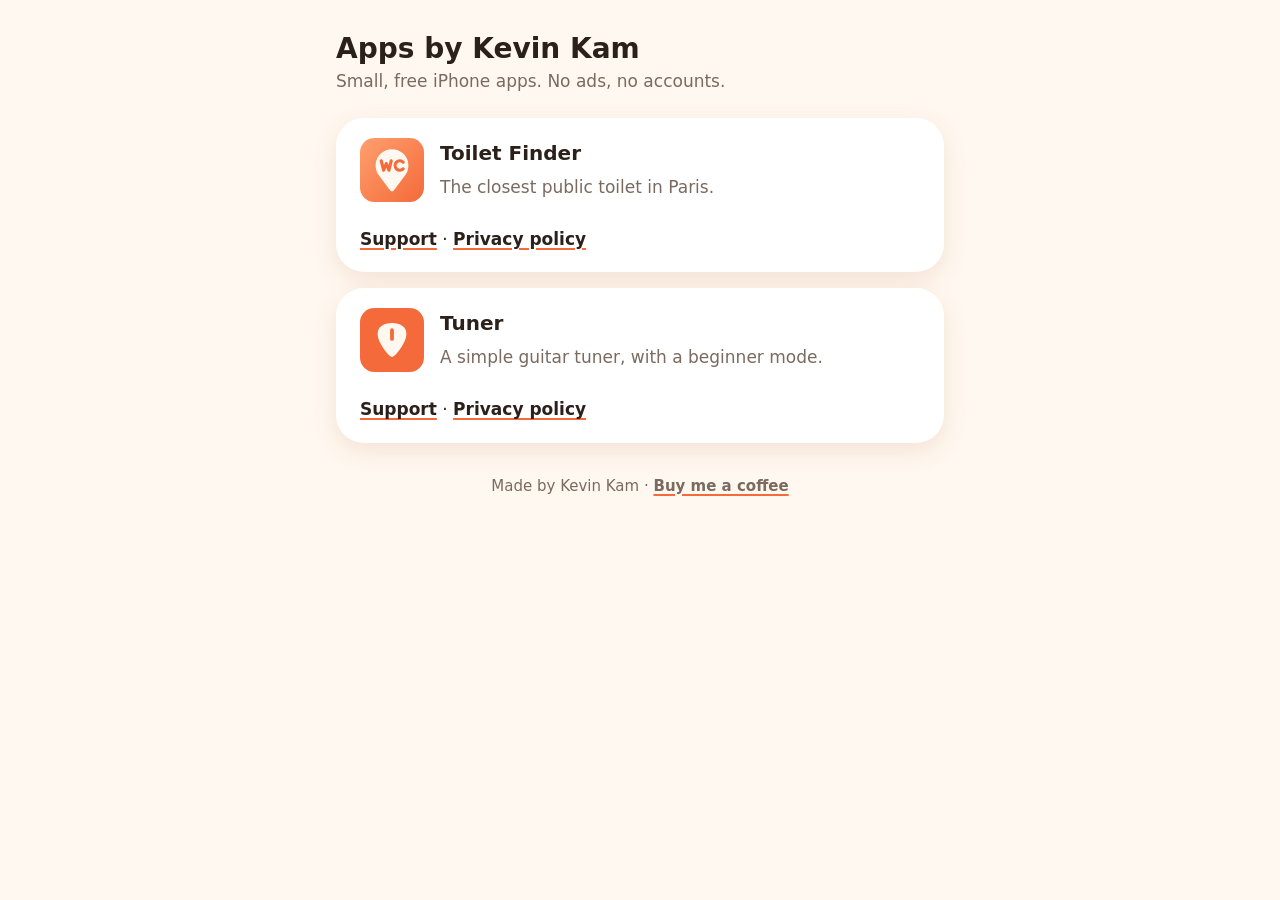
<file: index.html>
<!doctype html>
<html lang="en">
<head>
  <meta charset="utf-8">
  <meta name="viewport" content="width=device-width, initial-scale=1">
  <title>Apps by Kevin Kam</title>
  <meta name="description" content="Small, free iPhone apps by Kevin Kam.">
  <link rel="stylesheet" href="/assets/site.css">
</head>
<body>
<main>
  <header>
    <div>
      <h1>Apps by Kevin Kam</h1>
      <p class="subtitle">Small, free iPhone apps. No ads, no accounts.</p>
    </div>
  </header>

  <section class="card">
    <header>
      <img class="icon" src="/toiletfinder/icon.svg" alt="">
      <div>
        <h2>Toilet Finder</h2>
        <p class="subtitle">The closest public toilet in Paris.</p>
      </div>
    </header>
    <p><a href="/toiletfinder/support/">Support</a> · <a href="/toiletfinder/privacy/">Privacy policy</a></p>
  </section>

  <section class="card">
    <header>
      <img class="icon" src="/guitartuner/icon.svg" alt="">
      <div>
        <h2>Tuner</h2>
        <p class="subtitle">A simple guitar tuner, with a beginner mode.</p>
      </div>
    </header>
    <p><a href="/guitartuner/support/">Support</a> · <a href="/guitartuner/privacy/">Privacy policy</a></p>
  </section>

  <footer>
    <p>Made by Kevin Kam · <a href="https://buymeacoffee.com/kkam">Buy me a coffee</a></p>
  </footer>
</main>
</body>
</html>
</file>
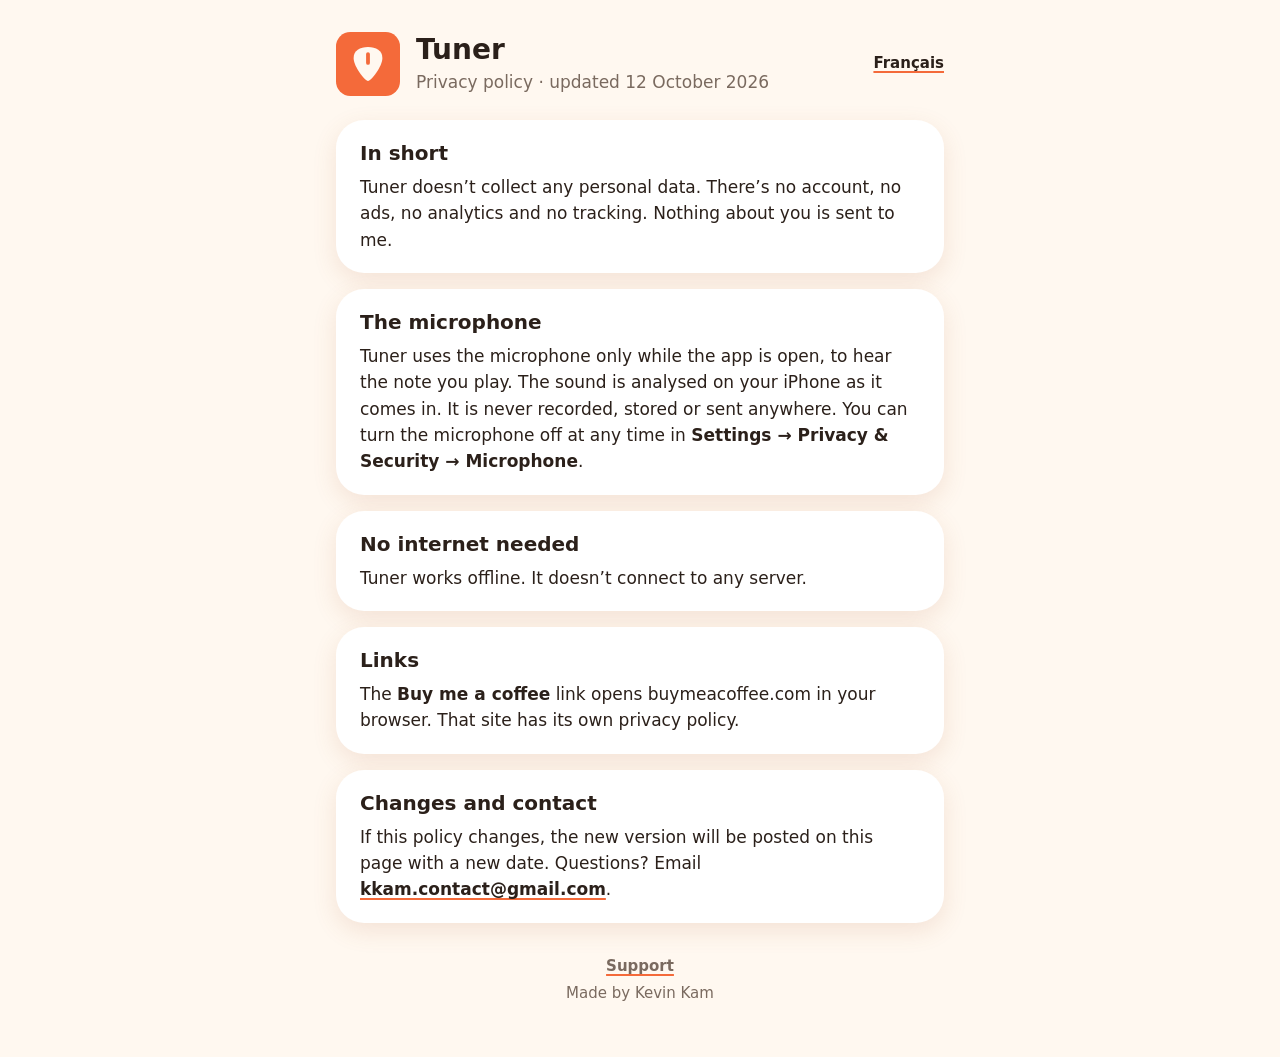
<file: guitartuner/privacy/index.html>
<!doctype html>
<html lang="en">
<head>
  <meta charset="utf-8">
  <meta name="viewport" content="width=device-width, initial-scale=1">
  <title>Tuner – Privacy policy</title>
  <meta name="description" content="Tuner doesn’t collect any personal data. Sound is analysed on your iPhone and never recorded.">
  <link rel="icon" href="/guitartuner/icon.svg">
  <link rel="stylesheet" href="/assets/site.css">
  <link rel="alternate" hreflang="fr" href="/guitartuner/fr/privacy/">
</head>
<body>
<main>
  <header>
    <img class="icon" src="/guitartuner/icon.svg" alt="">
    <div>
      <h1>Tuner</h1>
      <p class="subtitle">Privacy policy · updated 12 October 2026</p>
    </div>
    <a class="lang" href="/guitartuner/fr/privacy/" hreflang="fr" lang="fr">Français</a>
  </header>

  <section class="card">
    <h2>In short</h2>
    <p>Tuner doesn’t collect any personal data. There’s no account, no ads, no analytics and no tracking. Nothing about you is sent to me.</p>
  </section>

  <section class="card">
    <h2>The microphone</h2>
    <p>Tuner uses the microphone only while the app is open, to hear the note you play. The sound is analysed on your iPhone as it comes in. It is never recorded, stored or sent anywhere. You can turn the microphone off at any time in <strong>Settings → Privacy &amp; Security → Microphone</strong>.</p>
  </section>

  <section class="card">
    <h2>No internet needed</h2>
    <p>Tuner works offline. It doesn’t connect to any server.</p>
  </section>

  <section class="card">
    <h2>Links</h2>
    <p>The <strong>Buy me a coffee</strong> link opens buymeacoffee.com in your browser. That site has its own privacy policy.</p>
  </section>

  <section class="card">
    <h2>Changes and contact</h2>
    <p>If this policy changes, the new version will be posted on this page with a new date. Questions? Email <a href="mailto:kkam.contact@gmail.com?subject=Tuner%20privacy">kkam.contact@gmail.com</a>.</p>
  </section>

  <footer>
    <p><a href="/guitartuner/support/">Support</a></p>
    <p>Made by Kevin Kam</p>
  </footer>
</main>
</body>
</html>
</file>
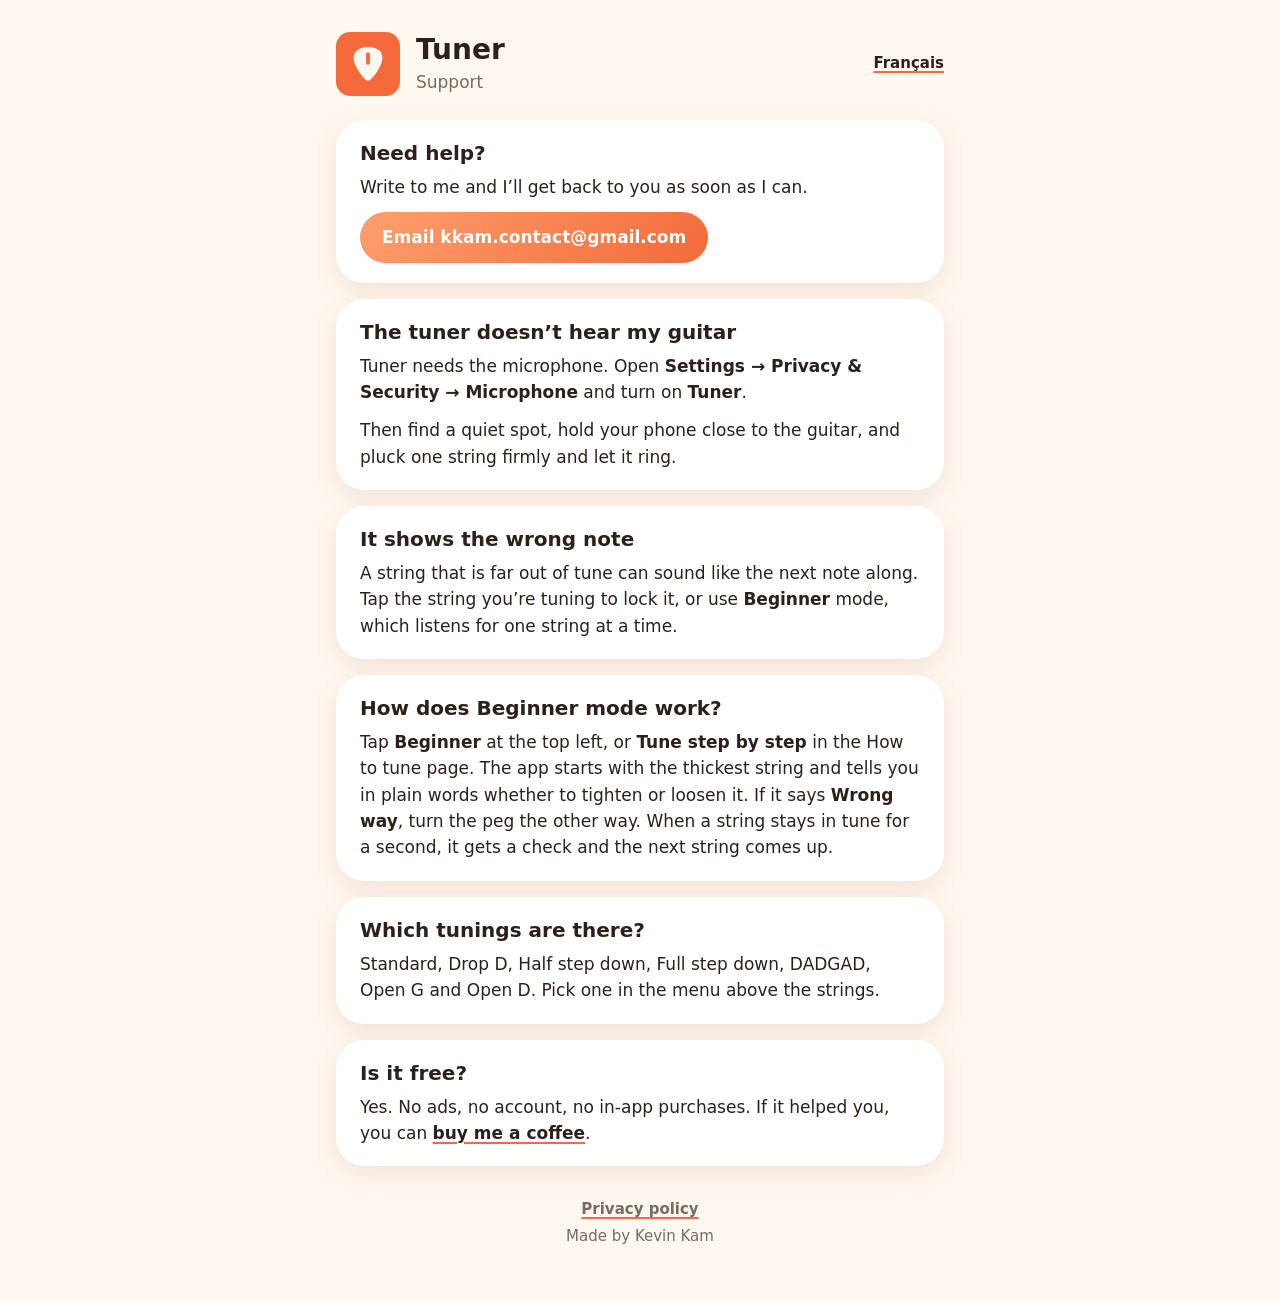
<file: guitartuner/support/index.html>
<!doctype html>
<html lang="en">
<head>
  <meta charset="utf-8">
  <meta name="viewport" content="width=device-width, initial-scale=1">
  <title>Tuner – Support</title>
  <meta name="description" content="Help and contact for Tuner, the simple guitar tuner for iPhone, with a beginner mode.">
  <link rel="icon" href="/guitartuner/icon.svg">
  <link rel="stylesheet" href="/assets/site.css">
  <link rel="alternate" hreflang="fr" href="/guitartuner/fr/support/">
</head>
<body>
<main>
  <header>
    <img class="icon" src="/guitartuner/icon.svg" alt="">
    <div>
      <h1>Tuner</h1>
      <p class="subtitle">Support</p>
    </div>
    <a class="lang" href="/guitartuner/fr/support/" hreflang="fr" lang="fr">Français</a>
  </header>

  <section class="card">
    <h2>Need help?</h2>
    <p>Write to me and I’ll get back to you as soon as I can.</p>
    <p><a class="button" href="mailto:kkam.contact@gmail.com?subject=Tuner">Email kkam.contact@gmail.com</a></p>
  </section>

  <section class="card">
    <h2>The tuner doesn’t hear my guitar</h2>
    <p>Tuner needs the microphone. Open <strong>Settings → Privacy &amp; Security → Microphone</strong> and turn on <strong>Tuner</strong>.</p>
    <p>Then find a quiet spot, hold your phone close to the guitar, and pluck one string firmly and let it ring.</p>
  </section>

  <section class="card">
    <h2>It shows the wrong note</h2>
    <p>A string that is far out of tune can sound like the next note along. Tap the string you’re tuning to lock it, or use <strong>Beginner</strong> mode, which listens for one string at a time.</p>
  </section>

  <section class="card">
    <h2>How does Beginner mode work?</h2>
    <p>Tap <strong>Beginner</strong> at the top left, or <strong>Tune step by step</strong> in the How to tune page. The app starts with the thickest string and tells you in plain words whether to tighten or loosen it. If it says <strong>Wrong way</strong>, turn the peg the other way. When a string stays in tune for a second, it gets a check and the next string comes up.</p>
  </section>

  <section class="card">
    <h2>Which tunings are there?</h2>
    <p>Standard, Drop D, Half step down, Full step down, DADGAD, Open G and Open D. Pick one in the menu above the strings.</p>
  </section>

  <section class="card">
    <h2>Is it free?</h2>
    <p>Yes. No ads, no account, no in-app purchases. If it helped you, you can <a href="https://buymeacoffee.com/kkam">buy me a coffee</a>.</p>
  </section>

  <footer>
    <p><a href="/guitartuner/privacy/">Privacy policy</a></p>
    <p>Made by Kevin Kam</p>
  </footer>
</main>
</body>
</html>
</file>
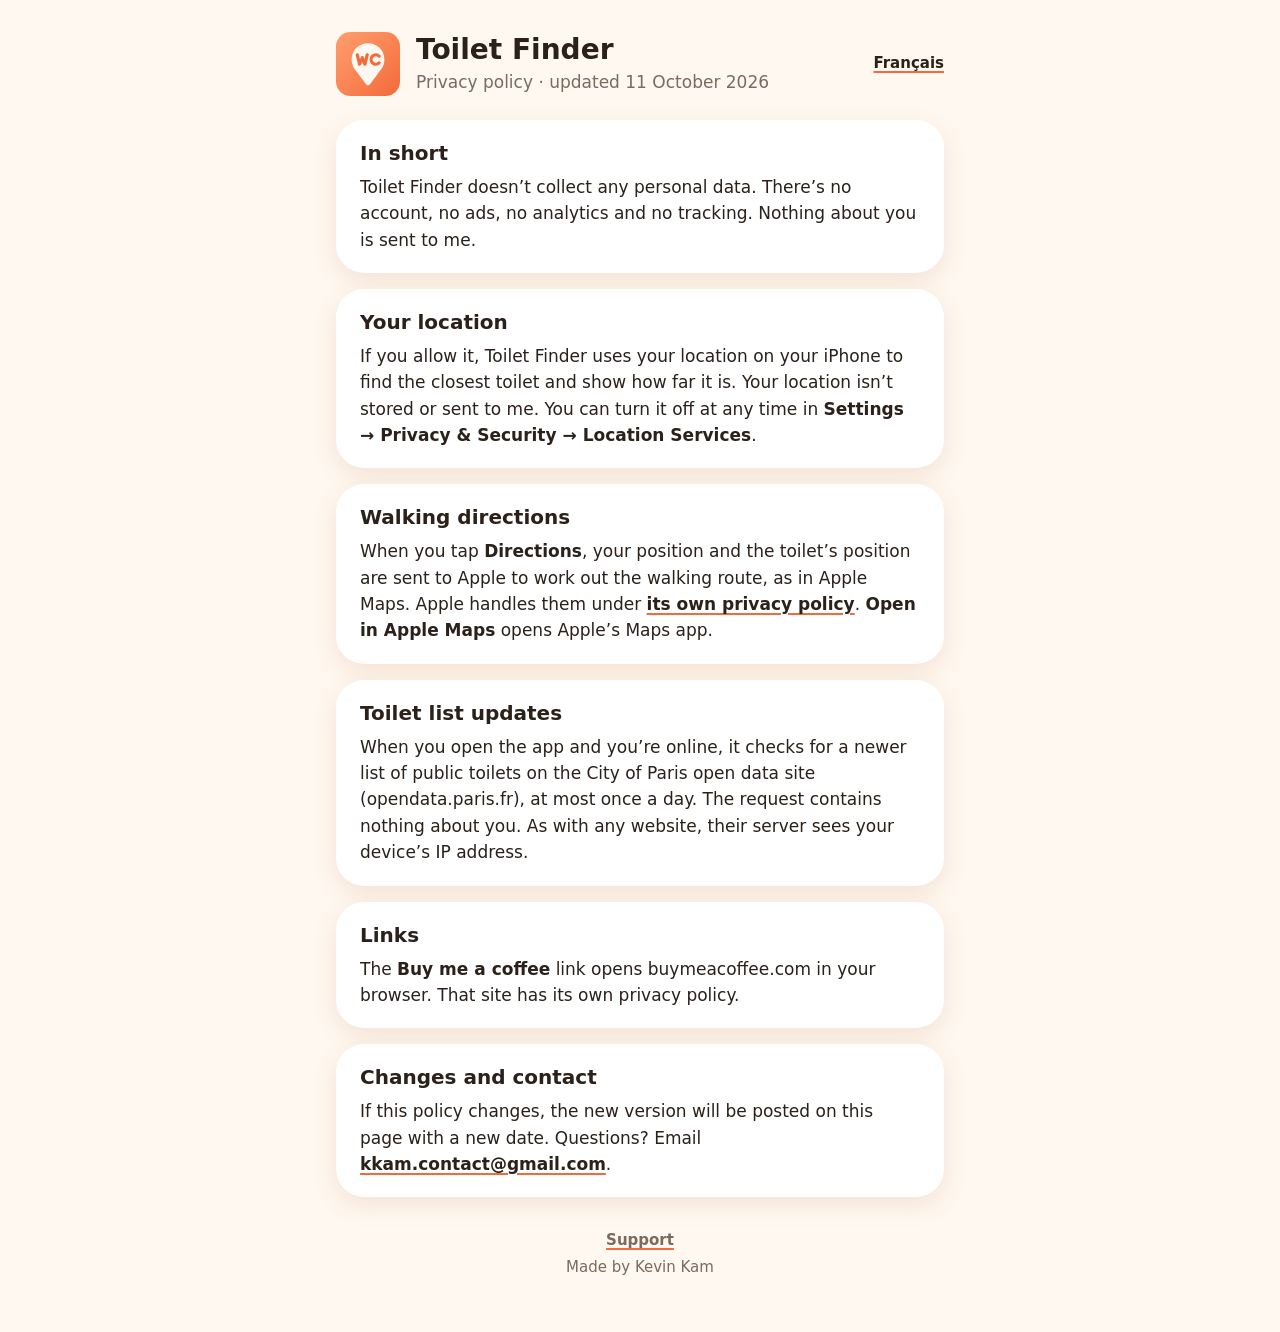
<file: toiletfinder/privacy/index.html>
<!doctype html>
<html lang="en">
<head>
  <meta charset="utf-8">
  <meta name="viewport" content="width=device-width, initial-scale=1">
  <title>Toilet Finder – Privacy policy</title>
  <meta name="description" content="Toilet Finder doesn’t collect any personal data.">
  <link rel="icon" href="/toiletfinder/icon.svg">
  <link rel="stylesheet" href="/assets/site.css">
  <link rel="alternate" hreflang="fr" href="/toiletfinder/fr/privacy/">
</head>
<body>
<main>
  <header>
    <img class="icon" src="/toiletfinder/icon.svg" alt="">
    <div>
      <h1>Toilet Finder</h1>
      <p class="subtitle">Privacy policy · updated 11 October 2026</p>
    </div>
    <a class="lang" href="/toiletfinder/fr/privacy/" hreflang="fr" lang="fr">Français</a>
  </header>

  <section class="card">
    <h2>In short</h2>
    <p>Toilet Finder doesn’t collect any personal data. There’s no account, no ads, no analytics and no tracking. Nothing about you is sent to me.</p>
  </section>

  <section class="card">
    <h2>Your location</h2>
    <p>If you allow it, Toilet Finder uses your location on your iPhone to find the closest toilet and show how far it is. Your location isn’t stored or sent to me. You can turn it off at any time in <strong>Settings → Privacy &amp; Security → Location Services</strong>.</p>
  </section>

  <section class="card">
    <h2>Walking directions</h2>
    <p>When you tap <strong>Directions</strong>, your position and the toilet’s position are sent to Apple to work out the walking route, as in Apple Maps. Apple handles them under <a href="https://www.apple.com/legal/privacy/">its own privacy policy</a>. <strong>Open in Apple Maps</strong> opens Apple’s Maps app.</p>
  </section>

  <section class="card">
    <h2>Toilet list updates</h2>
    <p>When you open the app and you’re online, it checks for a newer list of public toilets on the City of Paris open data site (opendata.paris.fr), at most once a day. The request contains nothing about you. As with any website, their server sees your device’s IP address.</p>
  </section>

  <section class="card">
    <h2>Links</h2>
    <p>The <strong>Buy me a coffee</strong> link opens buymeacoffee.com in your browser. That site has its own privacy policy.</p>
  </section>

  <section class="card">
    <h2>Changes and contact</h2>
    <p>If this policy changes, the new version will be posted on this page with a new date. Questions? Email <a href="mailto:kkam.contact@gmail.com?subject=Toilet%20Finder%20privacy">kkam.contact@gmail.com</a>.</p>
  </section>

  <footer>
    <p><a href="/toiletfinder/support/">Support</a></p>
    <p>Made by Kevin Kam</p>
  </footer>
</main>
</body>
</html>
</file>
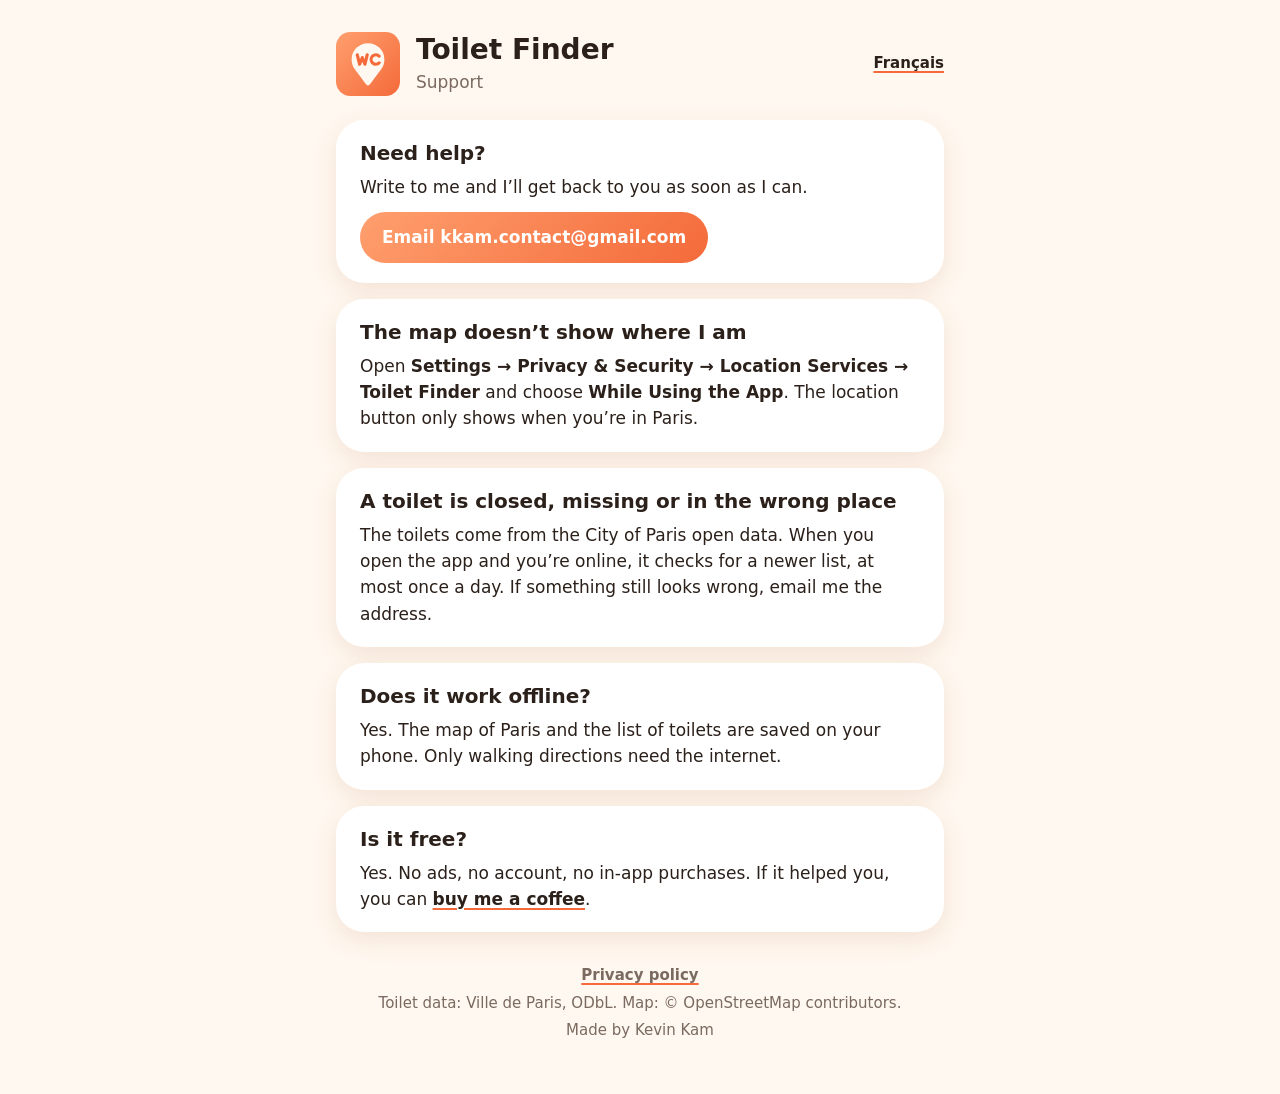
<file: toiletfinder/support/index.html>
<!doctype html>
<html lang="en">
<head>
  <meta charset="utf-8">
  <meta name="viewport" content="width=device-width, initial-scale=1">
  <title>Toilet Finder – Support</title>
  <meta name="description" content="Help and contact for Toilet Finder, the app that finds the closest public toilet in Paris.">
  <link rel="icon" href="/toiletfinder/icon.svg">
  <link rel="stylesheet" href="/assets/site.css">
  <link rel="alternate" hreflang="fr" href="/toiletfinder/fr/support/">
</head>
<body>
<main>
  <header>
    <img class="icon" src="/toiletfinder/icon.svg" alt="">
    <div>
      <h1>Toilet Finder</h1>
      <p class="subtitle">Support</p>
    </div>
    <a class="lang" href="/toiletfinder/fr/support/" hreflang="fr" lang="fr">Français</a>
  </header>

  <section class="card">
    <h2>Need help?</h2>
    <p>Write to me and I’ll get back to you as soon as I can.</p>
    <p><a class="button" href="mailto:kkam.contact@gmail.com?subject=Toilet%20Finder">Email kkam.contact@gmail.com</a></p>
  </section>

  <section class="card">
    <h2>The map doesn’t show where I am</h2>
    <p>Open <strong>Settings → Privacy &amp; Security → Location Services → Toilet Finder</strong> and choose <strong>While Using the App</strong>. The location button only shows when you’re in Paris.</p>
  </section>

  <section class="card">
    <h2>A toilet is closed, missing or in the wrong place</h2>
    <p>The toilets come from the City of Paris open data. When you open the app and you’re online, it checks for a newer list, at most once a day. If something still looks wrong, email me the address.</p>
  </section>

  <section class="card">
    <h2>Does it work offline?</h2>
    <p>Yes. The map of Paris and the list of toilets are saved on your phone. Only walking directions need the internet.</p>
  </section>

  <section class="card">
    <h2>Is it free?</h2>
    <p>Yes. No ads, no account, no in-app purchases. If it helped you, you can <a href="https://buymeacoffee.com/kkam">buy me a coffee</a>.</p>
  </section>

  <footer>
    <p><a href="/toiletfinder/privacy/">Privacy policy</a></p>
    <p>Toilet data: Ville de Paris, ODbL. Map: © OpenStreetMap contributors.</p>
    <p>Made by Kevin Kam</p>
  </footer>
</main>
</body>
</html>
</file>
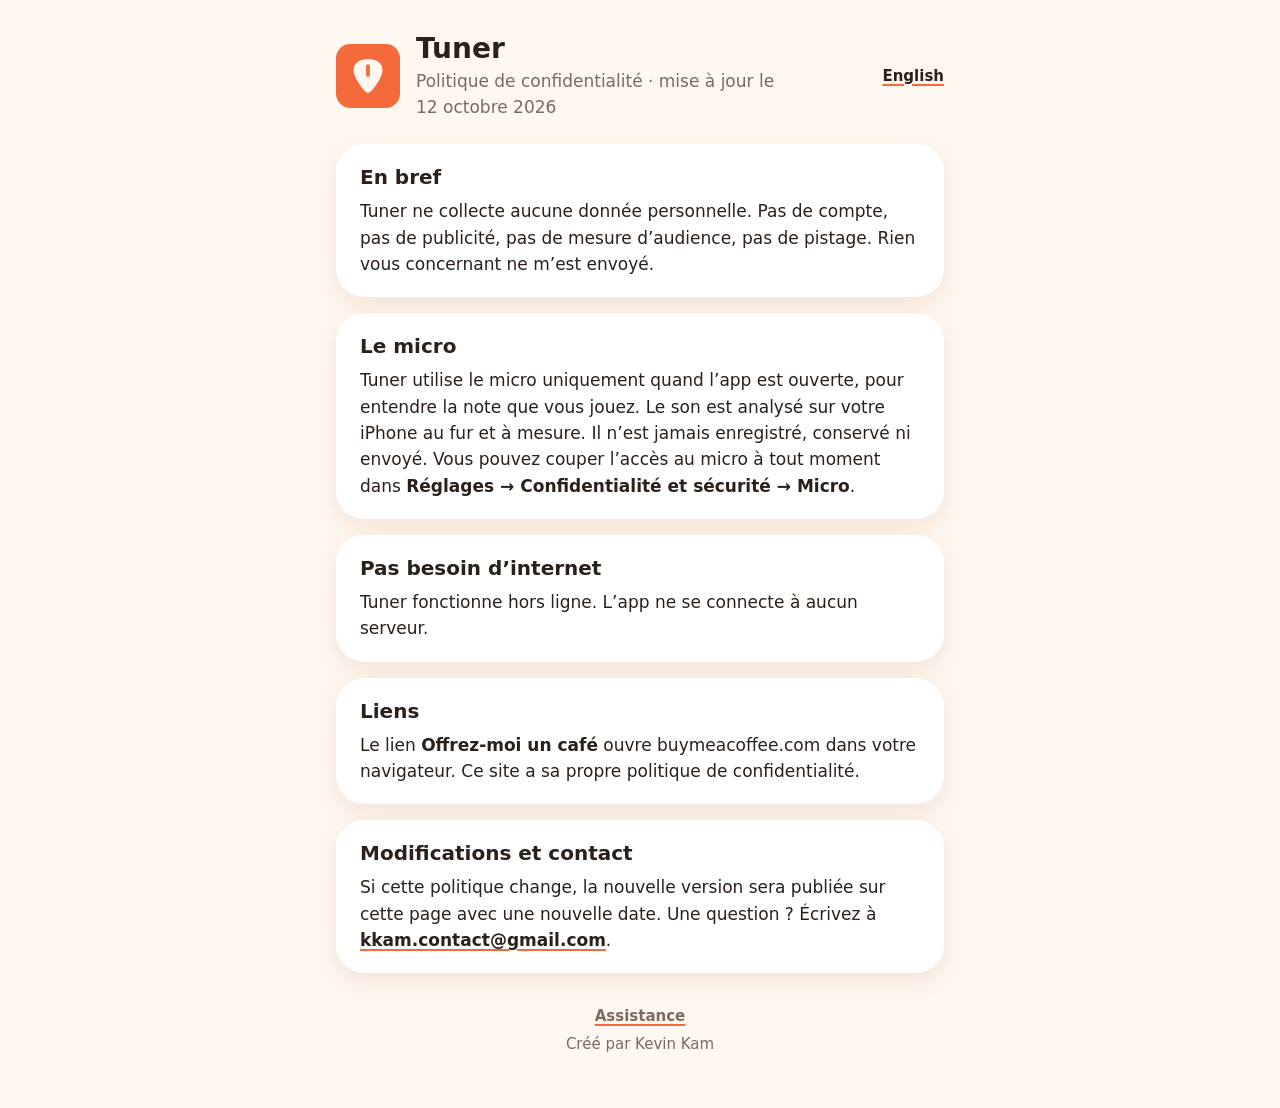
<file: guitartuner/fr/privacy/index.html>
<!doctype html>
<html lang="fr">
<head>
  <meta charset="utf-8">
  <meta name="viewport" content="width=device-width, initial-scale=1">
  <title>Tuner – Politique de confidentialité</title>
  <meta name="description" content="Tuner ne collecte aucune donnée personnelle. Le son est analysé sur votre iPhone et jamais enregistré.">
  <link rel="icon" href="/guitartuner/icon.svg">
  <link rel="stylesheet" href="/assets/site.css">
  <link rel="alternate" hreflang="en" href="/guitartuner/privacy/">
</head>
<body>
<main>
  <header>
    <img class="icon" src="/guitartuner/icon.svg" alt="">
    <div>
      <h1>Tuner</h1>
      <p class="subtitle">Politique de confidentialité · mise à jour le 12&nbsp;octobre 2026</p>
    </div>
    <a class="lang" href="/guitartuner/privacy/" hreflang="en" lang="en">English</a>
  </header>

  <section class="card">
    <h2>En bref</h2>
    <p>Tuner ne collecte aucune donnée personnelle. Pas de compte, pas de publicité, pas de mesure d’audience, pas de pistage. Rien vous concernant ne m’est envoyé.</p>
  </section>

  <section class="card">
    <h2>Le micro</h2>
    <p>Tuner utilise le micro uniquement quand l’app est ouverte, pour entendre la note que vous jouez. Le son est analysé sur votre iPhone au fur et à mesure. Il n’est jamais enregistré, conservé ni envoyé. Vous pouvez couper l’accès au micro à tout moment dans <strong>Réglages → Confidentialité et sécurité → Micro</strong>.</p>
  </section>

  <section class="card">
    <h2>Pas besoin d’internet</h2>
    <p>Tuner fonctionne hors ligne. L’app ne se connecte à aucun serveur.</p>
  </section>

  <section class="card">
    <h2>Liens</h2>
    <p>Le lien <strong>Offrez-moi un café</strong> ouvre buymeacoffee.com dans votre navigateur. Ce site a sa propre politique de confidentialité.</p>
  </section>

  <section class="card">
    <h2>Modifications et contact</h2>
    <p>Si cette politique change, la nouvelle version sera publiée sur cette page avec une nouvelle date. Une question&nbsp;? Écrivez à <a href="mailto:kkam.contact@gmail.com?subject=Tuner%20confidentialit%C3%A9">kkam.contact@gmail.com</a>.</p>
  </section>

  <footer>
    <p><a href="/guitartuner/fr/support/">Assistance</a></p>
    <p>Créé par Kevin Kam</p>
  </footer>
</main>
</body>
</html>
</file>
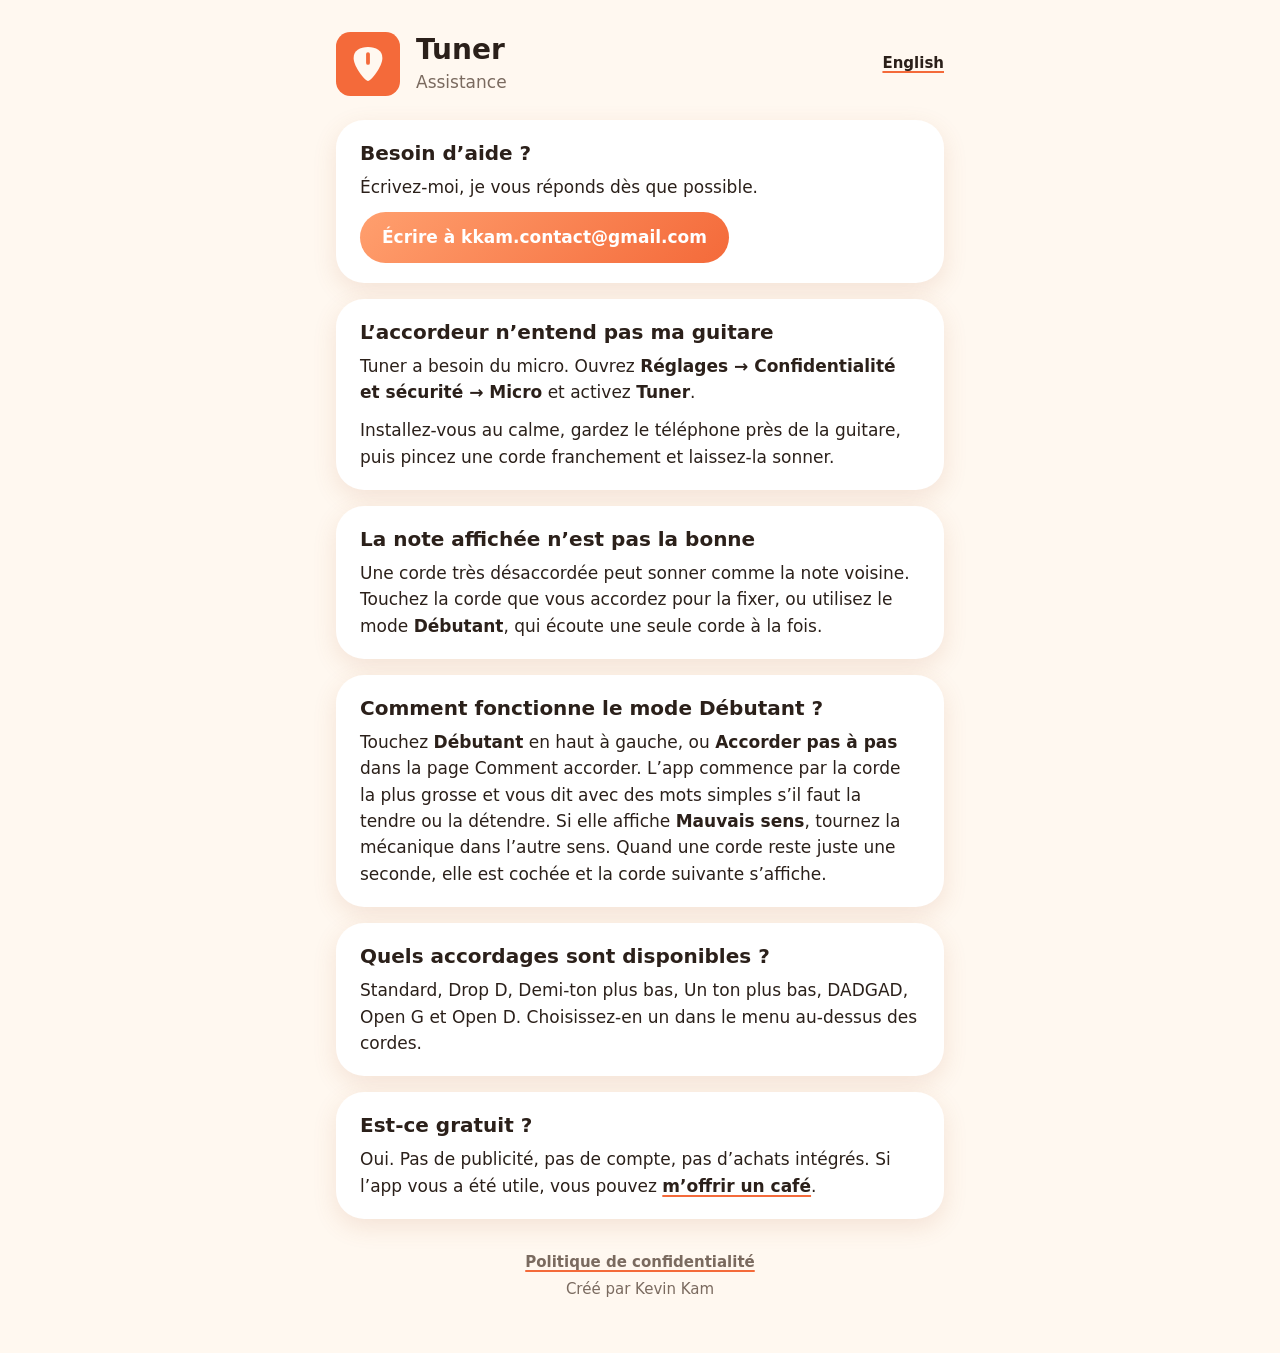
<file: guitartuner/fr/support/index.html>
<!doctype html>
<html lang="fr">
<head>
  <meta charset="utf-8">
  <meta name="viewport" content="width=device-width, initial-scale=1">
  <title>Tuner – Assistance</title>
  <meta name="description" content="Aide et contact pour Tuner, l’accordeur de guitare simple pour iPhone, avec un mode débutant.">
  <link rel="icon" href="/guitartuner/icon.svg">
  <link rel="stylesheet" href="/assets/site.css">
  <link rel="alternate" hreflang="en" href="/guitartuner/support/">
</head>
<body>
<main>
  <header>
    <img class="icon" src="/guitartuner/icon.svg" alt="">
    <div>
      <h1>Tuner</h1>
      <p class="subtitle">Assistance</p>
    </div>
    <a class="lang" href="/guitartuner/support/" hreflang="en" lang="en">English</a>
  </header>

  <section class="card">
    <h2>Besoin d’aide&nbsp;?</h2>
    <p>Écrivez-moi, je vous réponds dès que possible.</p>
    <p><a class="button" href="mailto:kkam.contact@gmail.com?subject=Tuner">Écrire à kkam.contact@gmail.com</a></p>
  </section>

  <section class="card">
    <h2>L’accordeur n’entend pas ma guitare</h2>
    <p>Tuner a besoin du micro. Ouvrez <strong>Réglages → Confidentialité et sécurité → Micro</strong> et activez <strong>Tuner</strong>.</p>
    <p>Installez-vous au calme, gardez le téléphone près de la guitare, puis pincez une corde franchement et laissez-la sonner.</p>
  </section>

  <section class="card">
    <h2>La note affichée n’est pas la bonne</h2>
    <p>Une corde très désaccordée peut sonner comme la note voisine. Touchez la corde que vous accordez pour la fixer, ou utilisez le mode <strong>Débutant</strong>, qui écoute une seule corde à la fois.</p>
  </section>

  <section class="card">
    <h2>Comment fonctionne le mode Débutant&nbsp;?</h2>
    <p>Touchez <strong>Débutant</strong> en haut à gauche, ou <strong>Accorder pas à pas</strong> dans la page Comment accorder. L’app commence par la corde la plus grosse et vous dit avec des mots simples s’il faut la tendre ou la détendre. Si elle affiche <strong>Mauvais sens</strong>, tournez la mécanique dans l’autre sens. Quand une corde reste juste une seconde, elle est cochée et la corde suivante s’affiche.</p>
  </section>

  <section class="card">
    <h2>Quels accordages sont disponibles&nbsp;?</h2>
    <p>Standard, Drop D, Demi-ton plus bas, Un ton plus bas, DADGAD, Open G et Open D. Choisissez-en un dans le menu au-dessus des cordes.</p>
  </section>

  <section class="card">
    <h2>Est-ce gratuit&nbsp;?</h2>
    <p>Oui. Pas de publicité, pas de compte, pas d’achats intégrés. Si l’app vous a été utile, vous pouvez <a href="https://buymeacoffee.com/kkam">m’offrir un café</a>.</p>
  </section>

  <footer>
    <p><a href="/guitartuner/fr/privacy/">Politique de confidentialité</a></p>
    <p>Créé par Kevin Kam</p>
  </footer>
</main>
</body>
</html>
</file>
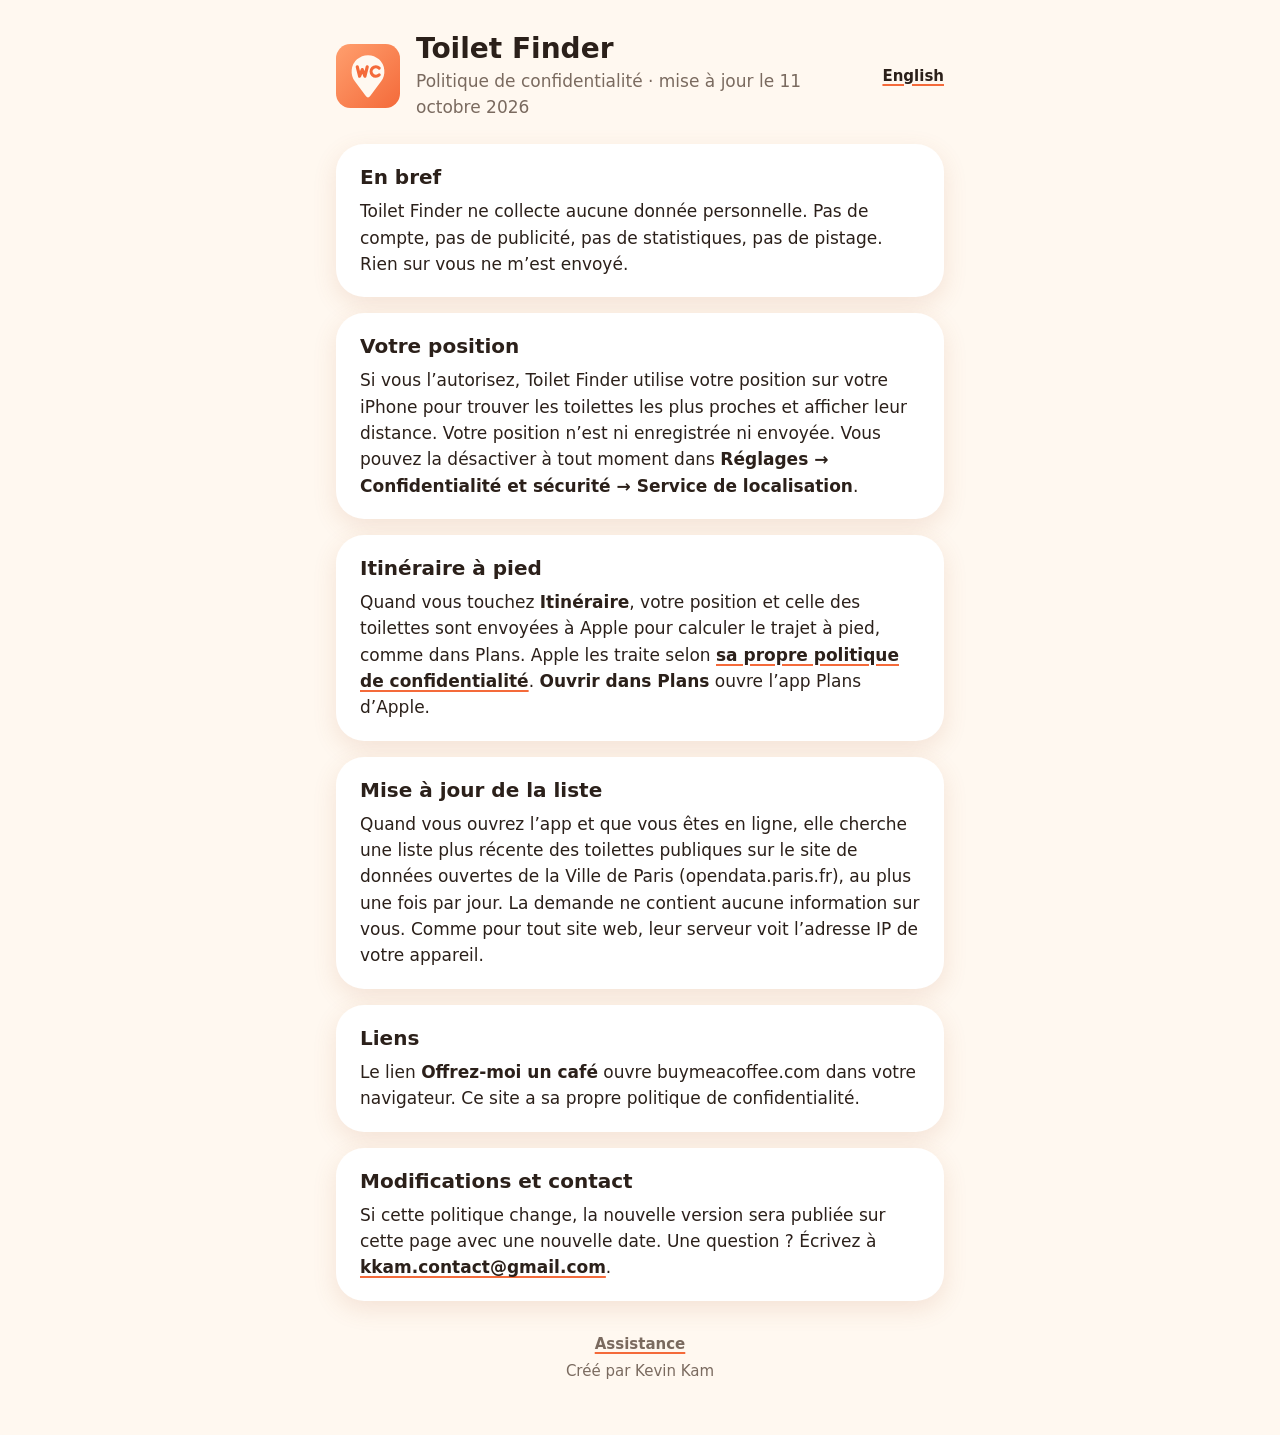
<file: toiletfinder/fr/privacy/index.html>
<!doctype html>
<html lang="fr">
<head>
  <meta charset="utf-8">
  <meta name="viewport" content="width=device-width, initial-scale=1">
  <title>Toilet Finder – Politique de confidentialité</title>
  <meta name="description" content="Toilet Finder ne collecte aucune donnée personnelle.">
  <link rel="icon" href="/toiletfinder/icon.svg">
  <link rel="stylesheet" href="/assets/site.css">
  <link rel="alternate" hreflang="en" href="/toiletfinder/privacy/">
</head>
<body>
<main>
  <header>
    <img class="icon" src="/toiletfinder/icon.svg" alt="">
    <div>
      <h1>Toilet Finder</h1>
      <p class="subtitle">Politique de confidentialité · mise à jour le 11 octobre 2026</p>
    </div>
    <a class="lang" href="/toiletfinder/privacy/" hreflang="en" lang="en">English</a>
  </header>

  <section class="card">
    <h2>En bref</h2>
    <p>Toilet Finder ne collecte aucune donnée personnelle. Pas de compte, pas de publicité, pas de statistiques, pas de pistage. Rien sur vous ne m’est envoyé.</p>
  </section>

  <section class="card">
    <h2>Votre position</h2>
    <p>Si vous l’autorisez, Toilet Finder utilise votre position sur votre iPhone pour trouver les toilettes les plus proches et afficher leur distance. Votre position n’est ni enregistrée ni envoyée. Vous pouvez la désactiver à tout moment dans <strong>Réglages → Confidentialité et sécurité → Service de localisation</strong>.</p>
  </section>

  <section class="card">
    <h2>Itinéraire à pied</h2>
    <p>Quand vous touchez <strong>Itinéraire</strong>, votre position et celle des toilettes sont envoyées à Apple pour calculer le trajet à pied, comme dans Plans. Apple les traite selon <a href="https://www.apple.com/fr/legal/privacy/">sa propre politique de confidentialité</a>. <strong>Ouvrir dans Plans</strong> ouvre l’app Plans d’Apple.</p>
  </section>

  <section class="card">
    <h2>Mise à jour de la liste</h2>
    <p>Quand vous ouvrez l’app et que vous êtes en ligne, elle cherche une liste plus récente des toilettes publiques sur le site de données ouvertes de la Ville de Paris (opendata.paris.fr), au plus une fois par jour. La demande ne contient aucune information sur vous. Comme pour tout site web, leur serveur voit l’adresse IP de votre appareil.</p>
  </section>

  <section class="card">
    <h2>Liens</h2>
    <p>Le lien <strong>Offrez-moi un café</strong> ouvre buymeacoffee.com dans votre navigateur. Ce site a sa propre politique de confidentialité.</p>
  </section>

  <section class="card">
    <h2>Modifications et contact</h2>
    <p>Si cette politique change, la nouvelle version sera publiée sur cette page avec une nouvelle date. Une question&nbsp;? Écrivez à <a href="mailto:kkam.contact@gmail.com?subject=Toilet%20Finder%20confidentialit%C3%A9">kkam.contact@gmail.com</a>.</p>
  </section>

  <footer>
    <p><a href="/toiletfinder/fr/support/">Assistance</a></p>
    <p>Créé par Kevin Kam</p>
  </footer>
</main>
</body>
</html>
</file>
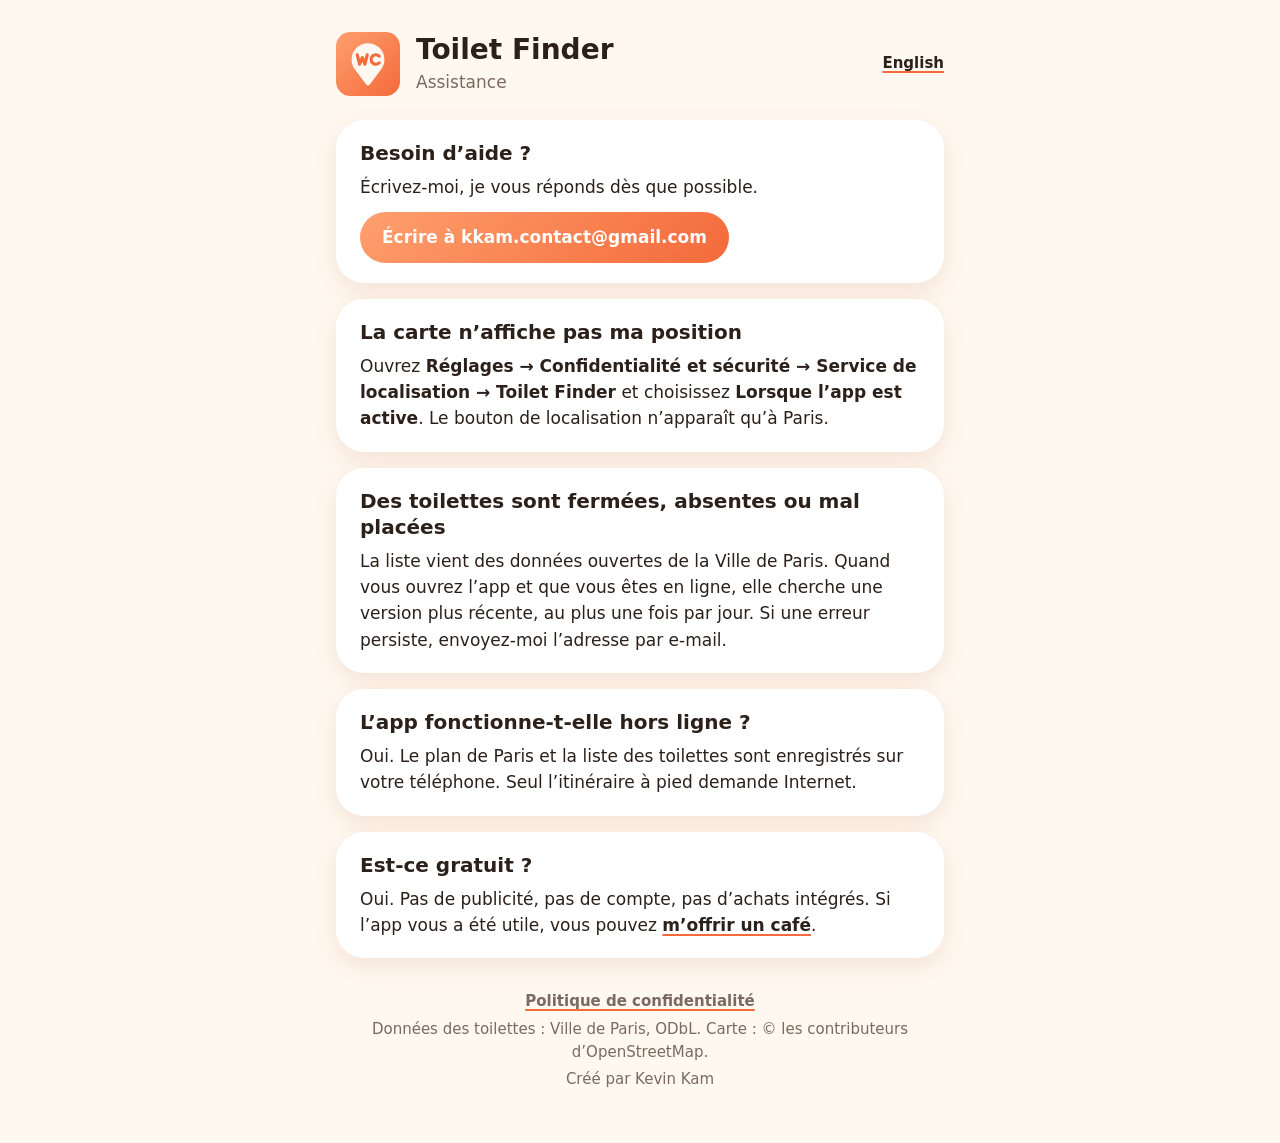
<file: toiletfinder/fr/support/index.html>
<!doctype html>
<html lang="fr">
<head>
  <meta charset="utf-8">
  <meta name="viewport" content="width=device-width, initial-scale=1">
  <title>Toilet Finder – Assistance</title>
  <meta name="description" content="Aide et contact pour Toilet Finder, l’app qui trouve les toilettes publiques les plus proches à Paris.">
  <link rel="icon" href="/toiletfinder/icon.svg">
  <link rel="stylesheet" href="/assets/site.css">
  <link rel="alternate" hreflang="en" href="/toiletfinder/support/">
</head>
<body>
<main>
  <header>
    <img class="icon" src="/toiletfinder/icon.svg" alt="">
    <div>
      <h1>Toilet Finder</h1>
      <p class="subtitle">Assistance</p>
    </div>
    <a class="lang" href="/toiletfinder/support/" hreflang="en" lang="en">English</a>
  </header>

  <section class="card">
    <h2>Besoin d’aide&nbsp;?</h2>
    <p>Écrivez-moi, je vous réponds dès que possible.</p>
    <p><a class="button" href="mailto:kkam.contact@gmail.com?subject=Toilet%20Finder">Écrire à kkam.contact@gmail.com</a></p>
  </section>

  <section class="card">
    <h2>La carte n’affiche pas ma position</h2>
    <p>Ouvrez <strong>Réglages → Confidentialité et sécurité → Service de localisation → Toilet Finder</strong> et choisissez <strong>Lorsque l’app est active</strong>. Le bouton de localisation n’apparaît qu’à Paris.</p>
  </section>

  <section class="card">
    <h2>Des toilettes sont fermées, absentes ou mal placées</h2>
    <p>La liste vient des données ouvertes de la Ville de Paris. Quand vous ouvrez l’app et que vous êtes en ligne, elle cherche une version plus récente, au plus une fois par jour. Si une erreur persiste, envoyez-moi l’adresse par e&#8209;mail.</p>
  </section>

  <section class="card">
    <h2>L’app fonctionne-t-elle hors ligne&nbsp;?</h2>
    <p>Oui. Le plan de Paris et la liste des toilettes sont enregistrés sur votre téléphone. Seul l’itinéraire à pied demande Internet.</p>
  </section>

  <section class="card">
    <h2>Est-ce gratuit&nbsp;?</h2>
    <p>Oui. Pas de publicité, pas de compte, pas d’achats intégrés. Si l’app vous a été utile, vous pouvez <a href="https://buymeacoffee.com/kkam">m’offrir un café</a>.</p>
  </section>

  <footer>
    <p><a href="/toiletfinder/fr/privacy/">Politique de confidentialité</a></p>
    <p>Données des toilettes&nbsp;: Ville de Paris, ODbL. Carte&nbsp;: © les contributeurs d’OpenStreetMap.</p>
    <p>Créé par Kevin Kam</p>
  </footer>
</main>
</body>
</html>
</file>
<file: assets/site.css>
/* Kevin Kam brand: warm & minimal, coral accent. Mirrors Brand.swift in the apps. */
:root {
  --bg: #FFF8F0;
  --surface: #FFFFFF;
  --ink: #2B201A;
  --ink-secondary: #7A6A5F;
  --coral: #F46A3A;
  --gradient: linear-gradient(135deg, #FF9F6E, #F46A3A);
  --shadow: rgba(180, 100, 60, 0.14);
  color-scheme: light dark;
}

@media (prefers-color-scheme: dark) {
  :root {
    --bg: #1B1613;
    --surface: #2A221D;
    --ink: #F6ECE3;
    --ink-secondary: #B3A396;
    --shadow: rgba(0, 0, 0, 0.14);
  }
}

* { box-sizing: border-box; }

body {
  margin: 0;
  background: var(--bg);
  color: var(--ink);
  font: 17px/1.55 ui-rounded, "SF Pro Rounded", system-ui, -apple-system, "Segoe UI", sans-serif;
  -webkit-text-size-adjust: 100%;
}

main { max-width: 640px; margin: 0 auto; padding: 32px 16px 48px; }

header { display: flex; align-items: center; gap: 16px; margin-bottom: 24px; }
header .icon { width: 64px; height: 64px; border-radius: 22.5%; flex: none; }
header .lang { margin-left: auto; font-size: 15px; }

h1 { font-size: 28px; line-height: 1.2; font-weight: 800; margin: 0; }
h2 { font-size: 20px; line-height: 1.3; font-weight: 700; margin: 0 0 8px; }
.subtitle { color: var(--ink-secondary); margin: 2px 0 0; }

.card {
  background: var(--surface);
  border-radius: 28px;
  padding: 20px 24px;
  margin: 16px 0;
  box-shadow: 0 8px 24px var(--shadow);
}
.card > :last-child { margin-bottom: 0; }

p, ul { margin: 0 0 12px; }
ul { padding-left: 20px; }

a {
  color: var(--ink);
  font-weight: 600;
  text-decoration: underline;
  text-decoration-color: var(--coral);
  text-decoration-thickness: 2px;
  text-underline-offset: 3px;
}

a.button {
  display: inline-block;
  background: var(--gradient);
  color: #FFFFFF;
  font-weight: 700;
  text-decoration: none;
  padding: 12px 22px;
  border-radius: 999px;
  overflow-wrap: anywhere;
}

footer { color: var(--ink-secondary); font-size: 15px; text-align: center; margin-top: 32px; }
footer p { margin: 4px 0; }
footer a { color: var(--ink-secondary); }
</file>
